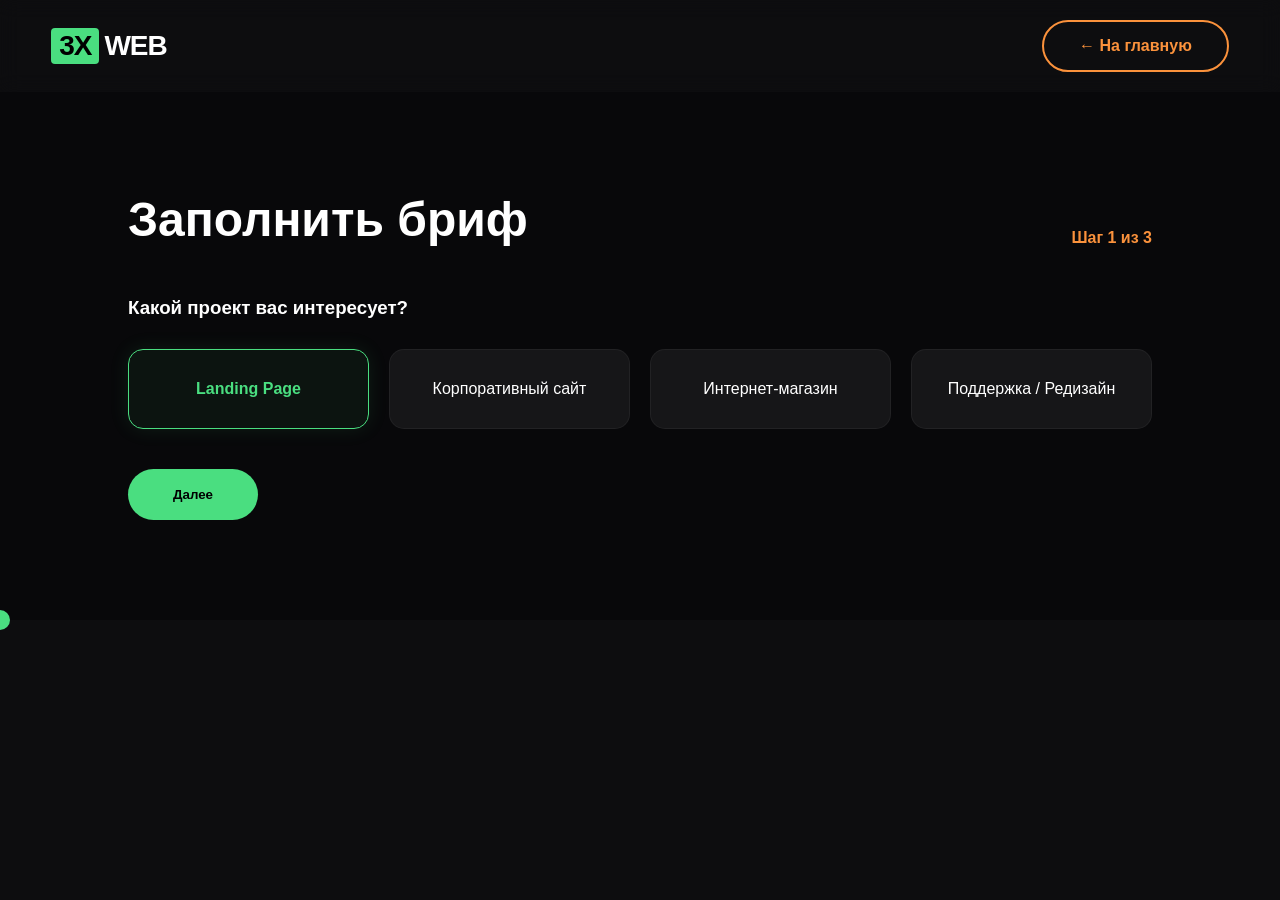
<file: brief.html>
<!DOCTYPE html>
<html lang="ru">
<head>
    <meta charset="UTF-8">
    <meta name="viewport" content="width=device-width, initial-scale=1.0">
    <title>Заполнить бриф | 3XWEB</title>
    <link rel="stylesheet" href="style.css">
</head>
<body>
    <!-- Кастомный курсор создаст JS, здесь он не нужен -->

    <!-- Шапка -->
    <header style="position: relative; background: none; display: flex; justify-content: space-between; align-items: center; padding: 20px 4%;">
        <a href="index.html" class="logo" style="display: flex; align-items: center; gap: 5px;">
            <div class="logo-box">3X</div>
            <span>WEB</span>
        </a>
        <a href="index.html" class="btn-outline" style="text-decoration: none;">← На главную</a>
    </header>

    <main>
        <section class="brief-section" id="brief">
            <div class="container">
                <div class="brief-header">
                    <h2>Заполнить бриф</h2>
                    <p>Шаг <span id="currentStep">1</span> из 3</p>
                </div>

                <div class="brief-form-container">
                    <!-- ОСТАВЛЯЕМ ТОЛЬКО ОДНУ ФОРМУ С ПРАВИЛЬНЫМ ACTION -->
                    <form id="quizForm" action="https://formspree.io/f/xlgzggjz" method="POST"></form>
                        
                        <!-- Шаг 1: Тип проекта -->
                        <div class="brief-step active" data-step="1">
                            <h3>Какой проект вас интересует?</h3>
                            <div class="options-grid">
                                <label class="option-card">
                                    <input type="radio" name="projectType" value="Landing" checked>
                                    <span>Landing Page</span>
                                </label>
                                <label class="option-card">
                                    <input type="radio" name="projectType" value="Corporate">
                                    <span>Корпоративный сайт</span>
                                </label>
                                <label class="option-card">
                                    <input type="radio" name="projectType" value="Store">
                                    <span>Интернет-магазин</span>
                                </label>
                                <label class="option-card">
                                    <input type="radio" name="projectType" value="Support">
                                    <span>Поддержка / Редизайн</span>
                                </label>
                            </div>
                        </div>

                        <!-- Шаг 2: Бюджет -->
                        <div class="brief-step" data-step="2">
                            <h3>Планируемый бюджет (руб)</h3>
                            <div class="options-grid">
                                <label class="option-card">
                                    <input type="radio" name="budget" value="50-150" checked>
                                    <span>50 000 — 150 000</span>
                                </label>
                                <label class="option-card">
                                    <input type="radio" name="budget" value="150-300">
                                    <span>150 000 — 300 000</span>
                                </label>
                                <label class="option-card">
                                    <input type="radio" name="budget" value="300+">
                                    <span>От 300 000</span>
                                </label>
                            </div>
                        </div>

                        <!-- Шаг 3: Контакты -->
                        <div class="brief-step" data-step="3">
                            <h3>Оставьте ваши контакты</h3>
                            <div class="input-group">
                                <input type="text" name="name" placeholder="Ваше имя" required>
                                <input type="tel" name="phone" placeholder="Телефон / Telegram" required>
                                <textarea name="comment" placeholder="Дополнительные пожелания"></textarea>
                            </div>
                        </div>

                        <div class="brief-nav">
                            <button type="button" id="prevBtn" class="btn-outline" style="display:none;">Назад</button>
                            <button type="button" id="nextBtn" class="btn-main">Далее</button>
                            <button type="submit" id="submitBtn" class="btn-main" style="display:none;">Отправить бриф</button>
                        </div>
                    </form>
                </div>
            </div>
        </section>
    </main>

    <script src="script.js"></script>
</body>
</html>
</file>
<file: style.css>
* {
    margin: 0;
    padding: 0;
    box-sizing: border-box;
}

:root {
    --bg: #0d0d0f;
    --green: #4ade80; 
    --orange: #fb923c; 
    --text: #ffffff;
    --glass: rgba(255, 255, 255, 0.05);
}

html {
    scroll-behavior: smooth; /* Плавный скролл до якорей */
}

body {
    background-color: var(--bg);
    color: var(--text);
    font-family: 'Segoe UI', Tahoma, Geneva, Verdana, sans-serif;
    overflow-x: hidden;
    -webkit-font-smoothing: antialiased;
}

/* ШАПКА */
header {
    position: fixed;
    top: 0; 
    width: 100%;
    padding: 20px 50px;
    display: flex;
    justify-content: space-between;
    align-items: center;
    z-index: 100;
    background: rgba(13, 13, 15, 0.8);
    backdrop-filter: blur(10px);
}

.logo {
    display: flex;
    align-items: center;
    gap: 8px;
    text-decoration: none;
    font-family: 'Inter', sans-serif; /* Рекомендую подключить этот шрифт */
    font-weight: 900;
    font-size: 28px;
    letter-spacing: -1px;
}

.logo-box {
    background: var(--green);
    color: #000;
    padding: 2px 8px;
    border-radius: 4px;
    transition: 0.4s;
}

.logo span {
    color: #fff;
    transition: 0.4s;
}

/* Эффект при наведении на всю шапку или лого */
.logo:hover .logo-box {
    background: var(--orange);
    transform: rotate(-3deg) scale(1.1);
}

.logo:hover span {
    color: var(--green);
}

.burger { 
    cursor: pointer; 
    display: flex; 
    align-items: center; 
    gap: 12px; 
    z-index: 101; 
}
.burger span { width: 30px; height: 2px; background: white; position: relative; }
.burger span::after { 
    content: ''; 
    position: absolute; 
    top: 8px; left: 0; 
    width: 20px; height: 2px; 
    background: var(--orange); 
}

.header-right { display: flex; align-items: center; gap: 20px; }
.phone { color: #fff; text-decoration: none; font-size: 14px; }

.btn-request { 
    background: #fff; 
    border: none; 
    padding: 10px 20px; 
    border-radius: 5px; 
    font-weight: 600; 
    cursor: pointer; 
    transition: 0.3s ease;
}
.btn-request:hover {
    background: var(--green);
    color: #000;
}

/* ПОЛНОЭКРАННОЕ МЕНЮ */
.full-menu {
    position: fixed;
    top: 0; 
    left: -100%; 
    width: 100%; 
    height: 100%;
    background: var(--bg);
    z-index: 200;
    transition: transform 0.8s cubic-bezier(0.77, 0, 0.175, 1);
    display: flex;
    flex-direction: column;
    justify-content: center;
    padding: 40px 10%;
    overflow-y: auto;
}

.full-menu.active {
    transform: translateX(100%);
}

.close-menu {
    position: absolute;
    top: 30px; 
    right: 50px;
    background: none; 
    border: none; 
    color: white;
    font-size: 40px; 
    cursor: pointer;
    z-index: 210;
}

.full-menu nav { display: flex; flex-direction: column; gap: 15px; }

.full-menu nav a {
    color: white;
    text-decoration: none;
    font-size: clamp(32px, 8vh, 80px);
    font-weight: 800;
    line-height: 1.1;
    transition: 0.4s ease;
}

.full-menu nav a:hover { 
    color: var(--green); 
    padding-left: 30px; 
}

/* HERO SECTION */
.hero {
    position: relative; /* Важно для видео */
    height: 100vh;
    display: flex;
    flex-direction: column;
    align-items: center;
    justify-content: center;
    text-align: center;
    padding: 0 20px;
    overflow: hidden;
}

.hero-video {
    position: absolute;
    top: 50%;
    left: 50%;
    min-width: 100%;
    min-height: 100%;
    width: auto;
    height: auto;
    z-index: 0;
    transform: translateX(-50%) translateY(-50%);
    object-fit: cover; /* Растягиваем без искажений */
}

/* Полупрозрачная маска, чтобы текст был контрастным */
.hero-overlay {
    position: absolute;
    top: 0;
    left: 0;
    width: 100%;
    height: 100%;
    background: rgba(13, 13, 15, 0.7); /* Цвет твоего фона с прозрачностью 70% */
    z-index: 1;
}

.hero-content {
    position: relative;
    z-index: 2; /* Поднимаем текст и кнопку над видео */
}

#changingText {
    font-size: clamp(32px, 5vw, 64px);
    margin-bottom: 30px;
    transition: all 0.6s ease;
    min-height: 1.2em;
    font-weight: 800;
    text-shadow: 0 4px 20px rgba(0,0,0,0.5); /* Добавляем тень тексту для глубины */
}

.btn-main {
    position: relative;
    z-index: 2;
    padding: 18px 45px;
    background: var(--green);
    border: none;
    border-radius: 50px;
    font-weight: 700;
    cursor: pointer;
    transition: 0.4s cubic-bezier(0.175, 0.885, 0.32, 1.275);
}

.btn-main:hover { 
    background: var(--orange); 
    transform: scale(1.05); 
}

#changingText {
    font-size: clamp(32px, 5vw, 64px);
    margin-bottom: 30px;
    transition: all 0.6s ease;
    min-height: 1.2em;
    font-weight: 800;
}

.btn-main {
    padding: 18px 45px;
    background: var(--green);
    border: none;
    border-radius: 50px;
    font-weight: 700;
    cursor: pointer;
    transition: 0.4s cubic-bezier(0.175, 0.885, 0.32, 1.275);
}

.btn-main:hover { 
    background: var(--orange); 
    transform: scale(1.05); 
}

/* УСЛУГИ */
.services { padding: 100px 10%; }
.service-item {
    display: flex; 
    gap: 30px; 
    padding: 40px 0;
    border-bottom: 1px solid var(--glass);
    transition: 0.3s;
}
.service-item:hover {
    border-color: var(--green);
}
.service-num { color: var(--orange); font-weight: 800; font-size: 18px; }
.service-info h3 { font-size: clamp(24px, 4vw, 40px); margin-bottom: 10px; }

/* ПОРТФОЛИО */
.portfolio {
    padding: 100px 10%;
    background: #08080a;
}

.portfolio-container {
    display: grid;
    grid-template-columns: 1fr 1fr;
    gap: 40px;
    margin-bottom: 50px;
}

.portfolio-card {
    cursor: pointer;
}

.card-image {
    width: 100%;
    aspect-ratio: 16/9;
    border-radius: 20px;
    position: relative;
    overflow: hidden;
    margin-bottom: 20px;
    border: 1px solid var(--glass);
    transition: 0.6s cubic-bezier(0.2, 1, 0.3, 1);
}

.card-tag {
    position: absolute;
    top: 20px; left: 20px;
    background: rgba(0,0,0,0.6);
    color: #fff;
    padding: 6px 16px;
    border-radius: 30px;
    font-size: 12px;
    backdrop-filter: blur(5px);
    z-index: 2;
}

.portfolio-card:hover .card-image {
    transform: translateY(-15px);
    border-color: var(--green);
    box-shadow: 0 20px 60px rgba(0,0,0,0.5);
}

.card-info h3 { font-size: 24px; margin-bottom: 8px; }
.card-info p { color: #888; font-size: 15px; }

.btn-outline {
    background: transparent;
    border: 2px solid var(--orange);
    color: var(--orange);
    padding: 15px 35px;
    border-radius: 50px;
    cursor: pointer;
    font-weight: 700;
    transition: 0.3s;
}

.btn-outline:hover {
    background: var(--orange);
    color: white;
}

/* ФУТЕР */
footer {
    padding: 100px 10% 50px;
    background: var(--bg);
    border-top: 1px solid var(--glass);
}

.footer-main h2 {
    font-size: clamp(40px, 10vw, 120px);
    font-weight: 900;
    line-height: 0.9;
    margin-bottom: 30px;
}

.footer-email {
    font-size: clamp(20px, 4vw, 40px);
    color: var(--green);
    text-decoration: none;
    font-weight: 700;
    transition: 0.3s;
    display: inline-block;
}

.footer-email:hover { 
    color: var(--orange); 
    transform: skewX(-5deg);
}

.footer-bottom {
    margin-top: 100px;
    display: flex;
    justify-content: space-between;
    align-items: center;
    border-top: 1px solid var(--glass);
    padding-top: 30px;
    color: #666;
    font-size: 14px;
}

.footer-links { display: flex; gap: 25px; }
.footer-links a { color: #888; text-decoration: none; transition: 0.3s; }
.footer-links a:hover { color: #fff; }

/* КУРСОР */
/* Кастомный курсор */
.cursor {
    width: 20px;
    height: 20px;
    background: var(--green);
    border-radius: 50%;
    position: fixed;
    pointer-events: none; /* Чтобы курсор не мешал кликать по кнопкам */
    z-index: 9999; /* Максимальный слой — всегда сверху */
    transition: transform 0.1s ease, background 0.3s ease;
    transform: translate(-50%, -50%); /* Центрируем кружок по кончику мыши */
}

/* Эффект при наведении */
.cursor.hover {
    transform: translate(-50%, -50%) scale(2.5);
    background: rgba(74, 222, 128, 0.3);
    border: 1px solid var(--green);
}

/* Скрываем стандартную мышку везде */
* {
    cursor: none !important;
}

/* Возвращаем стандартную мышку для мобилок, так как там нет курсора */
@media (max-width: 768px) {
    * {
        cursor: auto !important;
    }
    .cursor {
        display: none;
    }
}

/* МОБИЛЬНАЯ АДАПТАЦИЯ */
@media (max-width: 1024px) {
    header { padding: 20px 30px; }
    .header-right .phone { display: none; }
    
    .portfolio-container {
        grid-template-columns: 1fr;
        gap: 50px;
    }
}

@media (max-width: 768px) {
    header { padding: 15px 20px; }
    .hero h1 { font-size: 32px; }
    .services { padding: 60px 20px; }
    
    .footer-main h2 { font-size: 48px; }
    .footer-bottom {
        flex-direction: column;
        gap: 25px;
        text-align: center;
    }
}

/* МОДАЛЬНОЕ ОКНО */
.modal {
    position: fixed;
    top: 0; left: 0; width: 100%; height: 100%;
    background: rgba(0, 0, 0, 0.9);
    backdrop-filter: blur(15px);
    display: none; /* Скрыто по умолчанию */
    justify-content: center;
    align-items: center;
    z-index: 1000;
}

.modal.active { display: flex; }

.modal-content {
    background: #161618;
    padding: 50px;
    border-radius: 30px;
    width: 100%;
    max-width: 500px;
    position: relative;
    border: 1px solid var(--glass);
}

.close-modal {
    position: absolute;
    top: 20px; right: 20px;
    background: none; border: none; color: #555;
    font-size: 24px; cursor: pointer; transition: 0.3s;
}

.close-modal:hover { color: var(--orange); }

.modal-content h2 { margin-bottom: 10px; font-size: 32px; }
.modal-content p { color: #888; margin-bottom: 30px; }

.modal form { display: flex; flex-direction: column; gap: 15px; }

.modal input, .modal textarea {
    background: #0d0d0f;
    border: 1px solid var(--glass);
    padding: 15px;
    border-radius: 10px;
    color: white;
    font-family: inherit;
}

.modal input:focus { border-color: var(--green); outline: none; }

/* ИНТЕРАКТИВ В УСЛУГАХ (как в vegas-dev) */
.service-item {
    position: relative;
    overflow: hidden;
    transition: 0.5s cubic-bezier(0.4, 0, 0.2, 1);
}

.service-item::before {
    content: '';
    position: absolute;
    top: 0; left: -100%; width: 100%; height: 100%;
    background: linear-gradient(90deg, transparent, rgba(74, 222, 128, 0.05), transparent);
    transition: 0.5s;
}

.service-item:hover::before { left: 100%; }

.service-item:hover {
    padding-left: 20px;
    background: rgba(255, 255, 255, 0.02);
}

.menu-footer {
    margin-top: 50px;
    display: grid;
    grid-template-columns: repeat(auto-fit, minmax(200px, 1fr));
    gap: 30px;
    border-top: 1px solid var(--glass);
    padding-top: 40px;
}

.menu-contact-item span {
    display: block;
    font-size: 12px;
    color: var(--orange);
    text-transform: uppercase;
    margin-bottom: 5px;
}

.menu-contact-item p, .menu-contact-item a {
    color: #fff;
    text-decoration: none;
    font-size: 16px;
}

.menu-socials {
    display: flex;
    gap: 20px;
}

.menu-socials a {
    color: var(--green);
    font-weight: 800;
    text-decoration: none;
    transition: 0.3s;
}

.menu-socials a:hover {
    color: var(--orange);
}

/* Улучшенные стили для списка услуг */
.service-info p {
    color: #888;
    font-size: 16px;
    max-width: 600px;
    opacity: 0;
    transform: translateY(10px);
    transition: all 0.6s cubic-bezier(0.2, 1, 0.3, 1);
}

/* Когда JS добавляет класс видимости при скролле */
.service-item.is-visible .service-info p {
    opacity: 1;
    transform: translateY(0);
    transition-delay: 0.2s;
}

/* Дополнительный акцент при наведении */
.service-item:hover .service-info h3 {
    color: var(--green);
    transition: 0.3s;
}

.brief-section { padding: 100px 10%; background: #08080a; }
.brief-header { margin-bottom: 50px; display: flex; justify-content: space-between; align-items: flex-end; }
.brief-header h2 { font-size: 48px; }
.brief-header p { color: var(--orange); font-weight: 700; }

.brief-step { display: none; }
.brief-step.active { display: block; animation: fadeIn 0.5s ease; }

.options-grid { display: grid; grid-template-columns: repeat(auto-fit, minmax(200px, 1fr)); gap: 20px; margin: 30px 0; }

.option-card {
    background: #161618;
    border: 1px solid var(--glass);
    padding: 30px;
    border-radius: 15px;
    cursor: pointer;
    transition: 0.3s;
    text-align: center;
}

.option-card input { display: none; }

.option-card:hover { border-color: var(--green); background: rgba(74, 222, 128, 0.05); }

.option-card input:checked + span { 
    color: var(--green); 
    font-weight: 700; 
}

.option-card:has(input:checked) {
    border-color: var(--green);
    box-shadow: 0 0 20px rgba(74, 222, 128, 0.1);
    background: rgba(74, 222, 128, 0.05);
}

.input-group { display: flex; flex-direction: column; gap: 15px; max-width: 500px; }
.input-group input, .input-group textarea {
    background: #161618; border: 1px solid var(--glass);
    padding: 20px; border-radius: 10px; color: #fff; font-family: inherit;
}

.brief-nav { margin-top: 40px; display: flex; gap: 20px; }

@keyframes fadeIn {
    from { opacity: 0; transform: translateX(20px); }
    to { opacity: 1; transform: translateX(0); }
}

@media (max-width: 768px) {
    /* Уменьшаем заголовки в Hero */
    .hero-content h1 { font-size: 32px; padding: 0 20px; }
    
    /* Карточки портфолио в одну колонку */
    .portfolio-container { grid-template-columns: 1fr; gap: 30px; }
    
    /* Список услуг: уменьшаем отступы */
    .service-item { padding: 30px 0; }
    .service-num { font-size: 24px; min-width: 40px; }
    
    /* Футер: выравниваем по центру */
    .footer-main h2 { font-size: 36px; text-align: center; }
    .footer-bottom { flex-direction: column; gap: 20px; text-align: center; }
}
</file>
